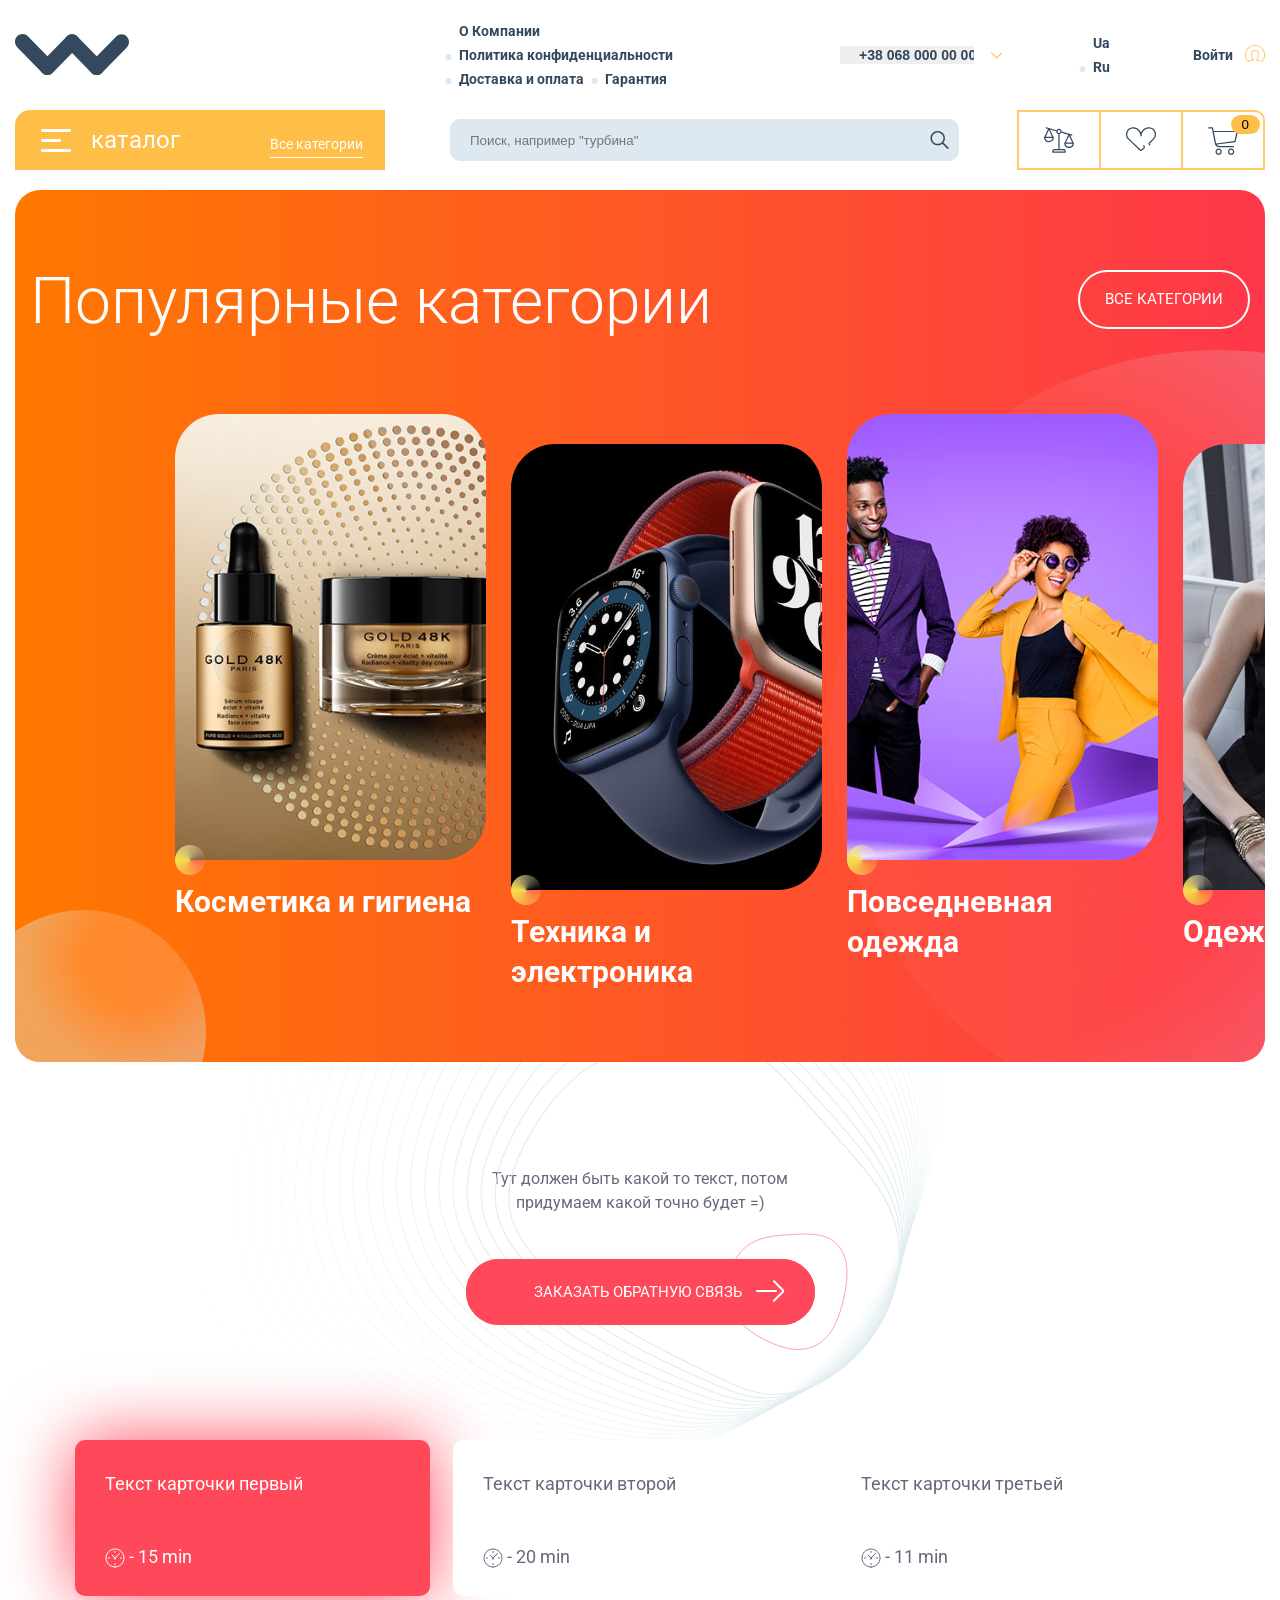
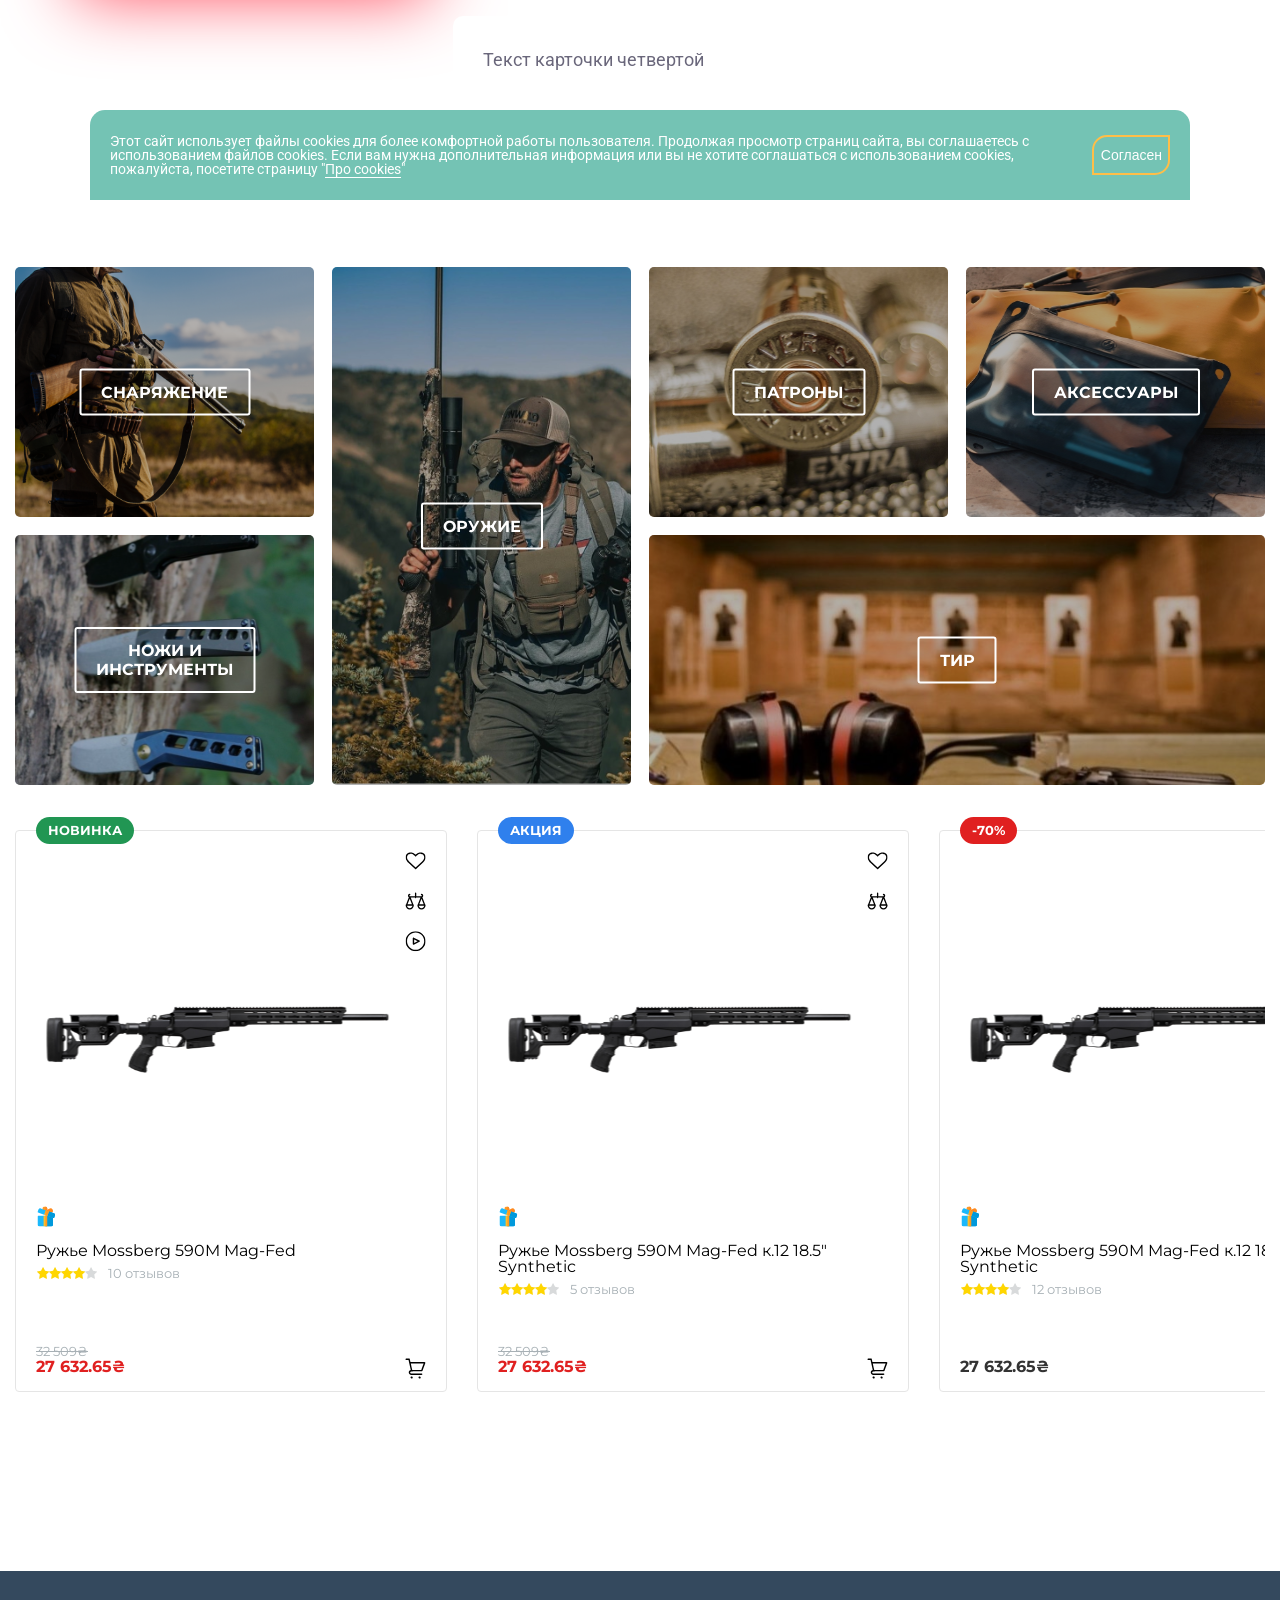
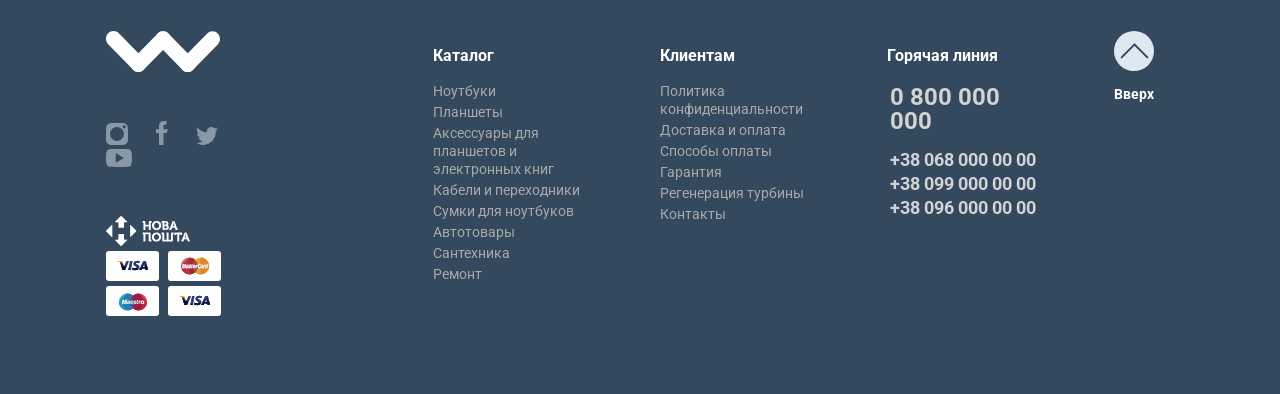
<file: index.html>
<!DOCTYPE html>
<html>
<head>
    <meta charset="UTF-8">
    <link href="https://fonts.googleapis.com/css?family=Montserrat:100,100italic,200,200italic,300,300italic,regular,italic,500,500italic,600,600italic,700,700italic,800,800italic,900,900italic" rel="stylesheet" />
    <link href="https://fonts.googleapis.com/css?family=Roboto:100,100italic,300,300italic,regular,italic,500,500italic,700,700italic,900,900italic" rel="stylesheet" />
    <link href="https://fonts.googleapis.com/css?family=Commissioner:100,200,300,regular,500,600,700,800,900" rel="stylesheet" />
    <title>Верстка</title>
    <link rel="stylesheet" href="main.css">
    
</head>

<body onload="displayCart()">
    <div class="wrapper">
        <header class="header">
            <div class="header__container _container">
                <a href="" class="header__logo"><img src="Site/wezom_logo 1.svg"></a>
                <nav class="header__menu menu">
                    <ul class="menu__list">
                        <li class="menu__item">
                            <a href="" class="menu__link">О Компании</a>
                        </li>
                        <li class="menu__item">
                            <a href="" class="menu__link">Политика конфиденциальности</a>
                        </li>
                        <li class="menu__item">
                            <a href="" class="menu__link">Доставка и оплата</a>
                        </li>
                        <li class="menu__item">
                            <a href="" class="menu__link">Гарантия</a>
                        </li>
                    </ul>
                </nav>
                <div class="custom__select">
                    <select>
                        <option>+38 068 000 00 00</option>
                        <option>+38 066 000 00 00</option>
                    </select>
                    <span class="custom-arrow"></span>
                </div>
                    <ul class="header__lang">
                        <li class="menu__item">
                            <a href="" class="menu__link">Ua</a>
                        </li>
                        <li class="menu__item">
                            <a href="" class="menu__link">Ru</a>
                        </li>
                    </ul>
                <div class="log__in">Войти </div><span><img src="Site/Log_in.svg" alt=""></span>
                
            </div>
            <div class = "header__magazine _container">
                    <div class= "container">
                        <button class="header__catalog"><span class="catalog__lines"></span> каталог <p class="catalog__text">Все категории</p> </button>
                            <div class= "list">
                                <button class="links"><div class = "links_hover"><img class="list__img" src="Site/power.svg">       <p class="links__text"> Турбины</p>  <span class="arrow"></span> </div></button>
                                <button class="links"><div class = "links_hover"><img class="list__img" src="Site/cartridge.svg">   <p class="links__text">Картриджи  </p> <span class="arrow"></span> </div></button>
                                <button class="links"><div class = "links_hover"><img class="list__img" src="Site/geometry.svg">    <p class="links__text">Геометрии </p> <span class="arrow"></span> </div></button>
                                <button class="links"><div class = "links_hover"><img class="list__img" src="Site/aktuator.svg">    <p class="links__text">Актуаторы </p> <span class="arrow"></span> </div></button>
                                <button class="links"><div class = "links_hover"><img class="list__img" src="Site/servoprivod.svg"> <p class="links__text">Сервоприводы </p> <span class="arrow"></span> </div></button>
                                <button class="links"><div class = "links_hover"><img class="list__img" src="Site/prokladki.svg">   <p class="links__text">Прокладки </p> <span class="arrow"></span> </div></button>
                                <button class="links"><div class = "links_hover"><img class="list__img" src="Site/zap4asti.svg">    <p class="links__text">Прочие запчасти </p> <span class="arrow"></span> </div></button>
                                <button class="links"><div class = "links_hover"><img class="list__img" src="Site/electro-aktuator.svg"> <p class="links__text">Электронновакуумные  <br> актуаторы </p><span class="arrow"></span> </div></button>
                                <button class="links"><div class = "links_hover"><img class="list__img" src="Site/body-tourbine.svg">     <p class="links__text">Корпуса турбины </p> <span class="arrow"></span> </div></button>
                                <button class="links"><div class = "links_hover"><img class="list__img" src="Site/zap4asti2.svg">   <p class="links__text"> Запчасти для сервопривода </p> <span class="arrow"></span> </div></button>
                            </div>
                    </div>

               <div class="header__input"><input id="icon" class="search_txt" type="text" name="" placeholder="Поиск, например &#34турбина&#34"> </div> 
               <div class="header__product">
                   <div class="element"><img  src="Site/Сравнить.svg" alt="Весы"></div>
                   <div class="element"><img  src="Site/Heart.svg" alt="Весы"></div>
                   <button class="element basket"> <img  src="Site/КорзинаХєдер.svg" alt="Весы"><span class="product__number">0</span>
                    <div class= "list__tooltip">
                        <div class="tooltip">
                            <div class="sum" >В корзине <span class="total_in_cart">0</span></div>
                            <div class="sum" href="#"> На сумму <span class="total__cost">0</span></div>
                            <a href="#"><div class="order">Оформить заказ <img class="basket__tooltip" src="Site/КорзинаХєдер.svg" alt=""></div></a>
                            <a class="edit__order" href="#">Редактировать заказ </a>
                        </div>
                        
                    </div>
                    </button>
                </div>
                
            </div>
        </header>

        <main class="page">
            <div class="page__main-block main block">
                <div class="main-block__container _container-main">
                    <div class="main-block__body">
                        <h1 class="main-block__title _container">Популярные категории <a href="#" class="main-block__button">ВСЕ КАТЕГОРИИ</a> </h1>
                        <span class="dot"></span>
                        <span class="dot_bg"></span>
                        <div class="main-block__links">
                            <div class="link__link">
                                <a href="#">
                                    <img id="icon" src="Site/Косметика.svg" alt="Category-makeup"> <div class="link__title">Косметика и гигиена</div>
                                    <span class="circle"><img src="Site/Ellipse 31.png" alt=""></span>
                                </a>
                            </div>
                            <div class="link__link">
                                <a href="#">
                                    <img class="link__image" src="Site/Электроника.svg" alt="Category-technic"> 
                                    
                                    <div class="link__title">Техника и электроника</div>
                                    <span class="circle"><img src="Site/Ellipse 31.png" alt=""></span>
                                </a>
                            </div>
                            <div class="link__link">
                                <a href="#">
                                    <img class="link__image" src="Site/Повседневная одежда.svg" alt="Category-EverydayCloth"> <div class="link__title">Повседневная одежда</div>
                                    <span class="circle"><img src="Site/Ellipse 31.png" alt=""></span>
                                </a>
                            </div>
                            <div class="link__link">
                                    <a href="#">
                                    <img class="link__image" src="Site/Одежда.svg" alt="Category-EverydayCloth">
                                    <div class="link__title">Одежда и обувь</div>
                                    <span class="circle"><img src="Site/Ellipse 31.png" alt=""></span>
                                    </a>
                            </div>
                            <div class="link__link">
                                    <a href="#">
                                    <img class="link__image" src="Site/Сапоги.svg" alt="Category-EverydayCloth">
                                    <div class="link__title">Сапоги и туфли </div>
                                    <span class="circle"><img src="Site/Ellipse 31.png" alt=""></span>
                                    </a>
                            </div>
                            <div class="link__link">
                                <a href="#">
                                    <img class="link__image" src="Site/Универсальное.svg" alt="Category-EverydayCloth"> <div class="link__title">Универсальное</div>
                                    <span class="circle"><img src="Site/Ellipse 31.png" alt=""></span>
                                </a>
                            </div>
                            <div class="link__link">
                                <a href="#">
                                    <img class="link__image" src="Site/Спорт обувь.svg" alt="Category-EverydayCloth"> <div class="link__title">Спортивная обувь </div>
                                    <span class="circle"><img src="Site/Ellipse 31.png" alt=""></span>
                                </a>
                            </div>
                            <div class="link__link">
                                <a href="#">
                                    <img class="link__image" src="Site/Нижнее белье.svg" alt="Category-EverydayCloth"> <div class="link__title">Нижнее бельё</div>
                                    <span class="circle"><img src="Site/Ellipse 31.png" alt=""></span>
                                </a>
                            </div>
                            <div class="link__link">
                                <a href="#">
                                    <img class="link__image" src="Site/Сумки.svg" alt="Category-EverydayCloth"> <div class="link__title">Сумки и кошельки</div>
                                    <span class="circle"><img src="Site/Ellipse 31.png" alt=""></span>
                                </a>
                            </div>
                            <div class="link__link">
                                <a href="#">
                                    <img class="link__image" src="Site/Туфли.svg" alt="Category-EverydayCloth"> <div class="link__title">Сапоги и туфли </div>
                                    <span class="circle"><img src="Site/Ellipse 31.png" alt=""></span>
                                </a>
                            </div>
                            
                        </div>
                    </div>

                    <div class="main-body__text">Тут должен быть какой то  текст, потом <br> придумаем какой точно будет =)</div>

                    <div class="main-body__button-phone">
                        <img class="red_vector" src="Site/Red_Vector.svg" alt="">
                        <img class="vector"src="Site/fluid-linear-pop-product.png" alt="">
                        <a href="#" class="button-phone">ЗАКАЗАТЬ ОБРАТНУЮ СВЯЗЬ <span class="icon-arrow"></span></a>
                    </div>

                    <div id="main-block-card" class="main-block__cards">
                        
                        <div class="main-block__card active" onclick="pickCard(this);">Текст карточки первый <div class="timer"> <span class="clock"> <img src="Site/clock1.svg" alt="Clock"></span> - 15 min</div> </div>
                        <div class="main-block__card" onclick="pickCard(this);">Текст карточки второй <div class="timer"> <span class="clock"> <img src="Site/clock1.svg" alt="Clock"></span> - 20 min</div> </div>
                        
                        <div class="main-block__card" onclick="pickCard(this);">Текст карточки третьей <div class="timer"> <span class="clock"> <img src="Site/clock1.svg" alt="Clock"></span> - 11 min</div> </div>
                        <div class="main-block__card" onclick="pickCard(this);">Текст карточки четвертой <div class="timer"> <span class="clock"> <img src="Site/clock1.svg" alt="Clock"></span> - 9 min</div> </div>
                        
                    </div>
                    

                    <div class="main-body__gallery _container-main">

                        <div class="gallery__item">
                           <a href="#" >
                                <img src="Site/Снаряжение.png" alt="Снаряжение">
                                <button class="gallery__button">СНАРЯЖЕНИЕ</button>
                            </a>
                        </div>
                        <div class="gallery__item--2">
                            <a href="#" >
                            <img class="image" src="Site/Ножи.svg" alt="Ножи">
                            <button class="gallery__button">НОЖИ И ИНСТРУМЕНТЫ</button>
                            </a>
                        </div>
                        
                        <div class="gallery__item--3">
                            <a href="#" >
                            <img src="Site/Оружие.svg" alt="Оружие">
                            <button class="gallery__button">ОРУЖИЕ</button>
                            </a>
                        </div>

                        <div class="gallery__item _gallery4">
                            <a href="#" >
                            <img src="Site/Патроны.svg" alt="Патроны">
                            <button class="gallery__button">ПАТРОНЫ</button>
                            </a>
                        </div>

                        <div class="gallery__item _gallery5">
                            <a href="#" >
                            <img src="Site/Аксесуары.svg" alt="Аксессуары">
                            <button class="gallery__button">АКСЕССУАРЫ</button>
                            </a>
                        </div>

                        <div class="gallery__item--6">
                            <a href="#" >
                            <img src="Site/Тир.svg" alt="Тир">
                            <button class="gallery__button">ТИР</button>
                            </a>
                        </div>
                    </div>

                    <section class="section-slider">
                        <div class="slider">
                            <div class="img-slider">
                                <img  src="Site/Ружье.svg" alt="Ружье">
                                <span class="gift-box"><img src="Site/gift-box (1) 1.svg" alt="gift-box"></span>
                                <p class="text-slider"> Ружье Mossberg 590M Mag-Fed  </p>
                                <span class="stars"><img src="Site/Stars.svg" alt=""> <span class="rewiew">10 отзывов</span> </span>
                                <p class="price-sell"> 32 509₴ </p>
                                <p class="price-slider"> 27 632.65₴ </p>
                                <span class="add-cart"><img src="Site/Корзина.svg" alt=""><div>купить</div></span>
                                <span class="slider__new">НОВИНКА</span>
                                <span class="wish"><img src="Site/wish.svg" alt="wish"></span>
                                <span class="compare"><img src="Site/compare.svg" alt="compare"></span>
                                <span class="play"><img src="Site/play-button 1.svg" alt="play"></span>
                            </div>
                            <div class="img-slider">
                                <img  src="Site/Ружье.svg" alt="Ружье">
                                <span class="gift-box"><img src="Site/gift-box (1) 1.svg" alt=""></span>
                                <p class="text-slider"> Ружье Mossberg 590M Mag-Fed к.12 18.5" Synthetic </p>
                                <span class="stars"><img src="Site/Stars.svg" alt=""> <span class="rewiew">5 отзывов</span> </span>
                                <p class="price-sell"> 32 509₴ </p>
                                <p class="price-slider"> 27 632.65₴ </p>
                                <span class="add-cart"><img src="Site/Корзина.svg" alt=""><div>купить</div></span>
                                <span class="slider__sell">АКЦИЯ</span>
                                <span class="wish"><img src="Site/wish.svg" alt="wish"></span>
                                <span class="compare"><img src="Site/compare.svg" alt="compare"></span>
                            </div>
                            <div class="img-slider">
                                <img  src="Site/Ружье.svg" alt="Ружье">
                                <span class="gift-box"><img src="Site/gift-box (1) 1.svg" alt=""></span>
                                <p class="text-slider"> Ружье Mossberg 590M Mag-Fed к.12 18.5" Synthetic </p>
                                <span class="stars"><img src="Site/Stars.svg" alt=""> <span class="rewiew">12 отзывов</span> </span>
                                <p class="price-no-sell"> 27 632.65₴ </p>
                                <span class="add-cart"><img src="Site/Корзина.svg" alt=""><div>купить</div></span>
                                <span class="slider__action">-70%</span>
                                <span class="wish"><img src="Site/wish.svg" alt="wish"></span>
                                <span class="compare"><img src="Site/compare.svg" alt="compare"></span>
                            </div>
                            <div class="img-slider">
                                <img  src="Site/Ружье.svg" alt="Ружье">
                                <span class="gift-box"><img src="Site/gift-box (1) 1.svg" alt=""></span>
                                <p class="text-slider"> Ружье Mossberg 590M Mag-Fed к.12 18.5" Synthetic </p>
                                <span class="stars"><img src="Site/Stars.svg" alt=""> <span class="rewiew">5 отзывов</span> </span>
                                <p class="price-sell"> 32 509₴ </p>
                                <p class="price-slider"> 27 632.65₴ </p>
                                <span class="add-cart"><img src="Site/Корзина.svg" alt=""><div>купить</div></span>>
                                <span class="slider__top">ТОП ПРОДАЖ</span>
                                <span class="wish"><img src="Site/wish.svg" alt="wish"></span>
                                <span class="compare"><img src="Site/compare.svg" alt="compare"></span>
                                <span class="play"><img src="Site/play-button 1.svg" alt="play"></span>
                            </div>
                            <div class="img-slider">
                                <img  src="Site/Ружье.svg" alt="Ружье">
                                <span class="gift-box"><img src="Site/gift-box (1) 1.svg" alt=""></span>
                                <p class="text-slider"> Ружье Mossberg 590M Mag-Fed к.12 18.5" Synthetic </p>
                                <span class="stars"><img src="Site/Stars.svg" alt=""> <span class="rewiew">5 отзывов</span> </span>
                                <p class="price-no-sell"> 27 632.65₴ </p>
                                <span class="add-cart"><img src="Site/Корзина.svg" alt=""><div>купить</div></span>
                                <span class="wish"><img src="Site/wish.svg" alt="wish"></span>
                                <span class="compare"><img src="Site/compare.svg" alt="compare"></span>
                            </div>
                            <div class="img-slider">
                                <img  src="Site/Ружье.svg" alt="Ружье">
                                <span class="gift-box"><img src="Site/gift-box (1) 1.svg" alt=""></span>
                                <p class="text-slider"> Ружье Mossberg 590M Mag-Fed к.12 18.5"  </p>
                                <span class="stars"><img src="Site/Stars.svg" alt=""> <span class="rewiew">5 отзывов</span> </span>
                                <p class="price-sell"> 32 509₴ </p>
                                <p class="price-slider"> 27 632.65₴ </p>
                                <span class="add-cart"><img src="Site/Корзина.svg" alt=""><div>купить</div></span>
                                <span class="wish"><img src="Site/wish.svg" alt="wish"></span>
                                <span class="compare"><img src="Site/compare.svg" alt="compare"></span>
                            </div>
                            <div class="img-slider">
                                <img  src="Site/Ружье.svg" alt="Ружье">
                                <span class="gift-box"><img src="Site/gift-box (1) 1.svg" alt=""></span>
                                <p class="text-slider"> Ружье Mossberg 590M Mag-Fed </p>
                                <span class="stars"><img src="Site/Stars.svg" alt=""> <span class="rewiew">5 отзывов</span> </span>
                                <p class="price-no-sell"> 27 632.65₴ </p>
                                <span class="add-cart"><img src="Site/Корзина.svg" alt=""><div>купить</div></span>
                                <span class="wish"><img src="Site/wish.svg" alt="wish"></span>
                                <span class="compare"><img src="Site/compare.svg" alt="compare"></span>
                            </div>
                            <div class="img-slider">
                                <img  src="Site/Ружье.svg" alt="Ружье">
                                <span class="gift-box"><img src="Site/gift-box (1) 1.svg" alt=""></span>
                                <p class="text-slider"> Ружье Mossberg 590M Mag-Fed к.12 18.5" Synthetic </p>
                                <span class="stars"><img src="Site/Stars.svg" alt=""> <span class="rewiew">12 отзывов</span> </span>
                                <p class="price-no-sell"> 27 632.65₴ </p>
                                <span class="add-cart"><img src="Site/Корзина.svg" alt=""><div>купить</div></span>
                                <span class="wish"><img src="Site/wish.svg" alt="wish"></span>
                                <span class="compare"><img src="Site/compare.svg" alt="compare"></span>
                            </div>
                        </div>

                    </section>
                </div>
                
            </div>

        </main>

        <footer class="footer">
            <div class = "row"> 
                <div class="col"> 
                    <a href = "#" > <img src="Site/wezom_logo 2.svg" alt=""></a>
                       <p class="footer__icons">
                           <a href="#" class="footer__links"> <img src="Site/Insta.svg" alt="Instagram"></a>
                           <a href="#" class="footer__links"> <img src="Site/Facebook.svg" alt="Facebook"></a>
                           <a href="#" class="footer__links"> <img src="Site/Twitter.svg" alt="Twitter"></a>
                           <a href="#" class="footer__links"> <img src="Site/Youtube.svg" alt="Youtube"></a>
                       </p> 
                       <p class="footer__icons">
                        <a href="#" class="footer__cards"> <img src="Site/Новапошта.svg" alt="Visa"></a>
                        <a href="#" class="footer__cards"> <img src="Site/Visa.svg" alt="Visa"></a>
                        <a href="#" class="footer__cards"> <img src="Site/MasterCArd.svg" alt="MasterCard"></a>
                        <a href="#" class="footer__cards"> <img src="Site/MasterPro.svg " alt="Maesrto"></a>
                        <a href="#" class="footer__cards"> <img src="Site/Visa.svg" alt="PayPal"></a>
                    </p> 
                </div>
                <div class="col"> 
                    <h3>Каталог</h3>
                    <p class="text"><a href="#" class="footer__text">Ноутбуки</a></p>    
                    <p class="text"><a href="#" class="footer__text">Планшеты</a></p>
                    <p class="text"><a href="#" class="footer__text">Аксессуары для планшетов и электронных книг</a></p>
                    <p class="text"><a href="#" class="footer__text">Кабели и переходники</a></p>
                    <p class="text"><a href="#" class="footer__text">Сумки для ноутбуков</a></p>
                    <p class="text"><a href="#" class="footer__text">Автотовары</a></p>
                    <p class="text"><a href="#" class="footer__text">Сантехника</a> </p>
                    <p class="text"><a href="#" class="footer__text">Ремонт</a> </p>
                </div>
                <div class="col"> 
                    <h3>Клиентам</h3>
                    <p class="text"><a href="#" class="footer__text">Политика конфиденциальности</a></p>
                    <p class="text"><a href="#" class="footer__text">Доставка и оплата</a></p>
                    <p class="text"><a href="#" class="footer__text">Способы оплаты</a></p>
                    <p class="text"><a href="#" class="footer__text">Гарантия</a></p>
                    <p class="text"><a href="#" class="footer__text">Регенерация турбины</a></p>
                    <p class="text"><a href="#" class="footer__text">Контакты</a></p>
                </div>
                <div class="col"> 
                    <h3>Горячая линия</h3>
                    <p class="footer__phone _big">0 800 000 000</p>
                    <p class="footer__phone">+38 068 000 00 00</p>
                    <p class="footer__phone">+38 099 000 00 00</p>
                    <p class="footer__phone">+38 096 000 00 00</p>
                </div>
                <div class="col"> 
                    <div class="scroll-to-top" onclick="scrollToTop();"></div>
                    <p>Вверх</p>
                </div>
            </div>
        </footer>

        <div class="cookie_container">
            <p>
                Этот сайт использует файлы cookies для более комфортной работы пользователя. Продолжая просмотр страниц сайта, вы соглашаетесь с использованием файлов cookies. Если вам нужна дополнительная информация или вы не хотите соглашаться с использованием cookies, пожалуйста, посетите страницу "<a href="#" class="cookie">Про cookies</a>"
            </p>
            <button class="cookie_button">Согласен</button>
        </div>
    </div>   
    <script src="Slider.js"></script>
    <script src="main.js"></script>
    <script>

        let click = document.querySelector('.header__catalog');

        let list = document.querySelector('.list');

        click.addEventListener("click",()=>{

            list.classList.toggle('newlist');

        });

        let click1 = document.querySelector('.basket');

        let list1 = document.querySelector('.list__tooltip');

        click1.addEventListener("click",()=>{

            click1.classList.toggle('basket1');
            list1.classList.toggle('newlist1');


            });

    </script>
</body>
</html>
</file>
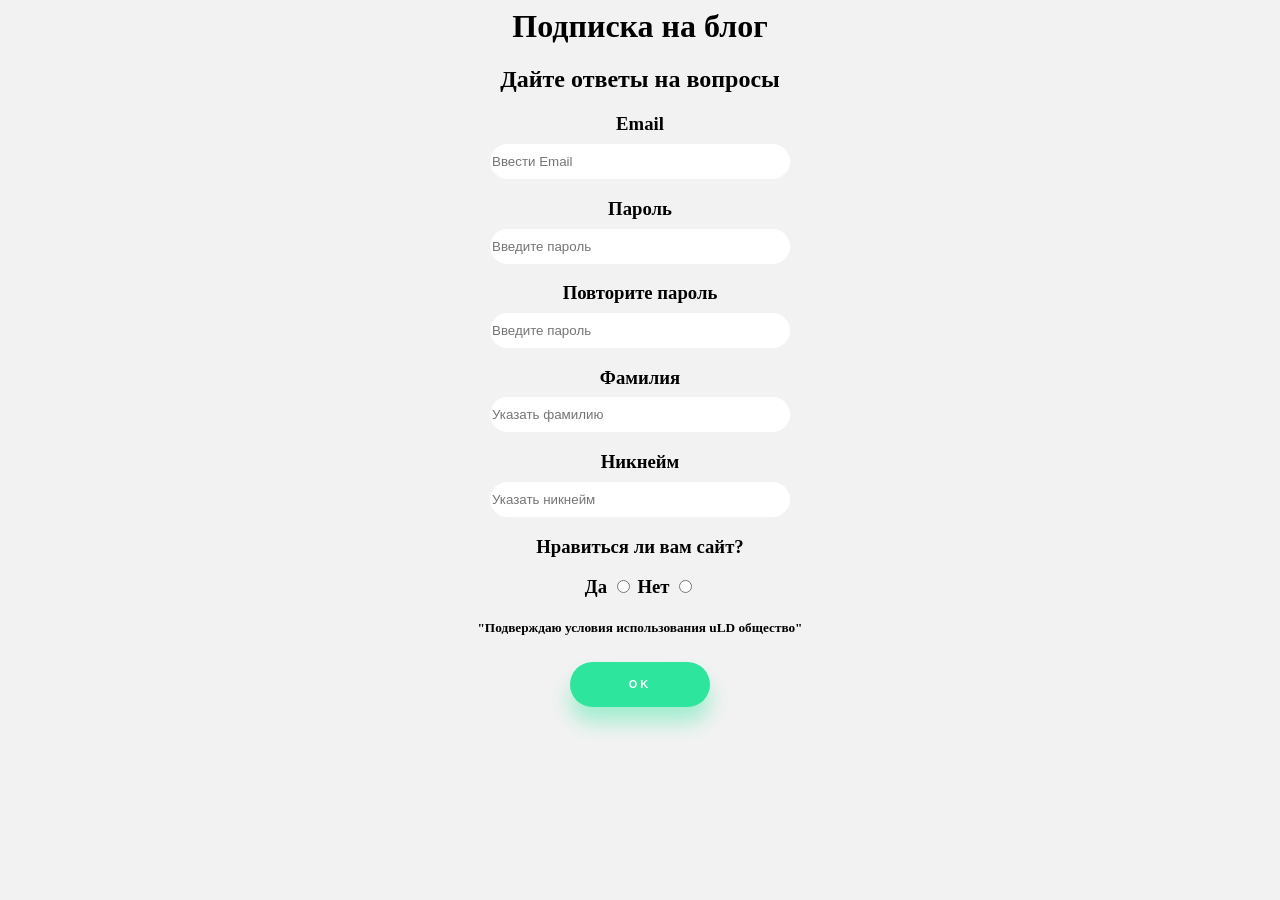
<file: message (1).html>
<html>
<head>
<title> Регистрация </title>
</head>
<body>
<body bgcolor="#F2F2F2">

<center>
  
<h1> Подписка на блог </h1>
<h2> Дайте ответы на вопросы </h2>
<form method="post" action="mailo:nadiya@ukr.net">
<h3> Email </h3>
<input type="email" name="name" value="" placeholder="Ввести Email" style=" margin-top: -10px;
  height: 35px;
  width: 300px;
  border-radius: 20px/20px;
  border: none;" /> 

<h3> Пароль </h3>
<input type="password" placeholder="Введите пароль" style=" margin-top: -10px;
  height: 35px;
  width: 300px;
  border-radius: 20px/20px;
  border: none;" />

<h3> Повторите пароль </h3> 
<input type="password" placeholder="Введите пароль" style=" margin-top: -10px;
  height: 35px;
  width: 300px;
  border-radius: 20px/20px;
  border: none;" />

<h3> Фамилия </h3> 
<input type="text" placeholder="Указать фамилию" style=" margin-top: -10px;
  height: 35px;
  width: 300px;
  border-radius: 20px/20px;
  border: none;" />

<h3> Никнейм </h3>
<input type="text" placeholder="Указать никнейм" style=" margin-top: -10px;
  height: 35px;
  width: 300px;
  border-radius: 20px/20px;
  border: none;"/>



<h3> Нравиться ли вам сайт? <h3>
Да <input type="radio" name="sex" value="Да"/ style="
  margin-top: -10px;
  height: 13px;
  width: 13px;
  border-radius: 20px/20px;
  border: none;  
">
Нет <input type="radio" name="sex" value="Нет" style="
  margin-top: -10px;
  height: 13px;
  width: 13px;
  border-radius: 20px/20px;
  border: none;"  />



<h5>
"Подверждаю условия использования uLD общество"
</h5> 

<?if(defined('reCAPTCHA_sitekey')){?>
    <script>
        var verifyGrecaptcha=undefined;
        var verifyCallback = function(response) {
            verifyGrecaptcha=response;
        };
    </script>
    <div class="g-recaptcha" data-sitekey="<?=reCAPTCHA_sitekey?>" data-callback="verifyCallback" data-expired-callback="verifyCallback"></div>
    <script src="https://www.google.com/recaptcha/api.js" async defer></script>
<?}else{?>
    <script>
        var verifyGrecaptcha=1;
    </script>
<?}?>

<a href="" style="
  text-decoration: none;
  outline: none;
  display: inline-block;
  width: 140px;
  height: 45px;
  line-height: 45px;
  border-radius: 45px;
  margin: 10px 20px;
  font-family: 'Montserrat', sans-serif;
  font-size: 11px;
  text-transform: uppercase;
  text-align: center;
  letter-spacing: 3px;
  font-weight: 600;
  color: #524f4e;
  background: white;
  box-shadow: 0 8px 15px rgba(0,0,0,.1);
  transition: .3s;
  background: #2EE59D;
  box-shadow: 0 15px 20px rgba(46,229,157,.4);
  color: white;
  transform: translateY(-7px);
">

OK</a >

</center>
</form> </form>
</body>
</html>
</file>
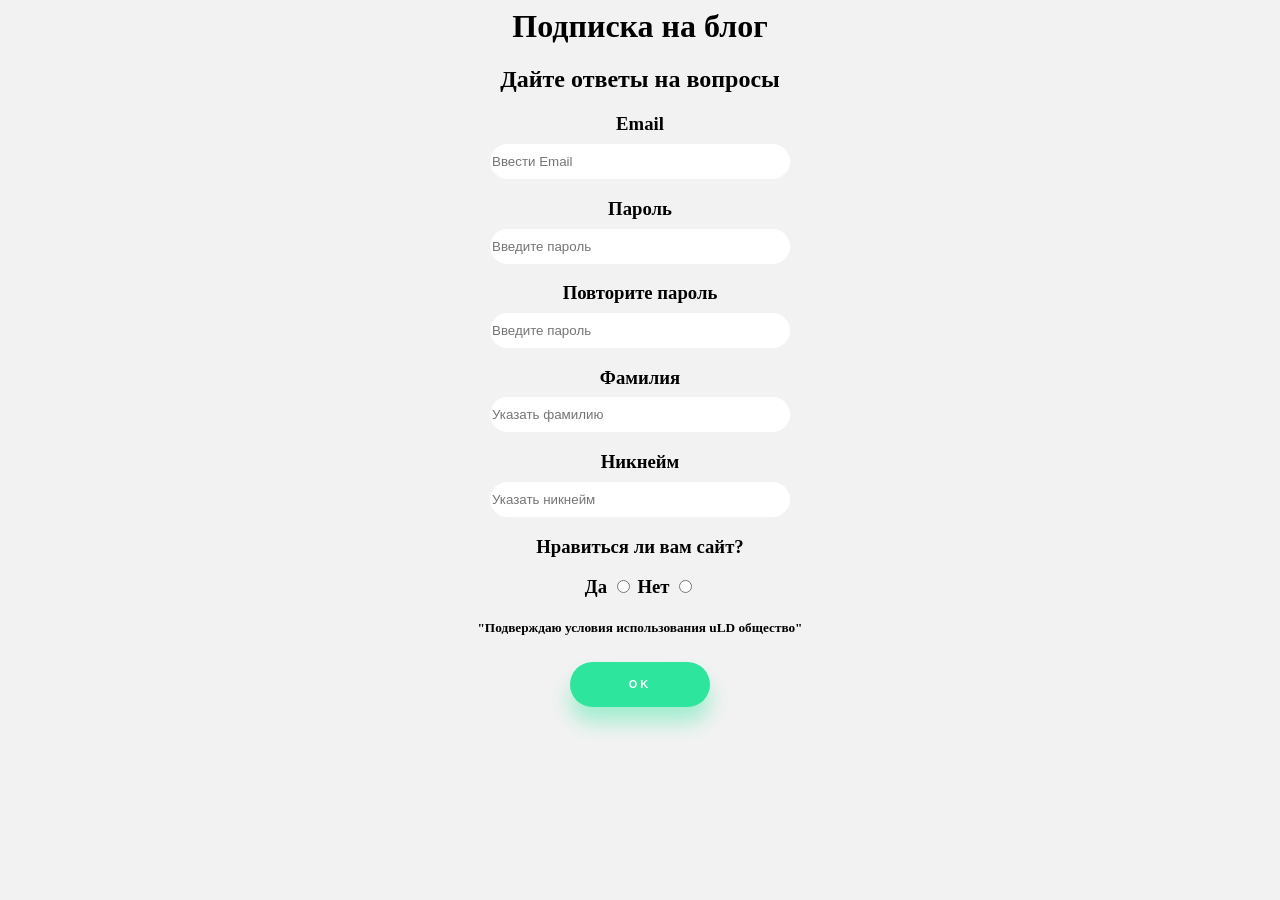
<file: README.html>
<html>
<head>
<title> Регистрация </title>
</head>
<body>
<body bgcolor="#F2F2F2">

<center>
  
<h1> Подписка на блог </h1>
<h2> Дайте ответы на вопросы </h2>
<form method="post" action="mailo:nadiya@ukr.net">
<h3> Email </h3>
<input type="email" name="name" value="" placeholder="Ввести Email" style=" margin-top: -10px;
  height: 35px;
  width: 300px;
  border-radius: 20px/20px;
  border: none;" /> 

<h3> Пароль </h3>
<input type="password" placeholder="Введите пароль" style=" margin-top: -10px;
  height: 35px;
  width: 300px;
  border-radius: 20px/20px;
  border: none;" />

<h3> Повторите пароль </h3> 
<input type="password" placeholder="Введите пароль" style=" margin-top: -10px;
  height: 35px;
  width: 300px;
  border-radius: 20px/20px;
  border: none;" />

<h3> Фамилия </h3> 
<input type="text" placeholder="Указать фамилию" style=" margin-top: -10px;
  height: 35px;
  width: 300px;
  border-radius: 20px/20px;
  border: none;" />

<h3> Никнейм </h3>
<input type="text" placeholder="Указать никнейм" style=" margin-top: -10px;
  height: 35px;
  width: 300px;
  border-radius: 20px/20px;
  border: none;"/>



<h3> Нравиться ли вам сайт? <h3>
Да <input type="radio" name="sex" value="Да"/ style="
  margin-top: -10px;
  height: 13px;
  width: 13px;
  border-radius: 20px/20px;
  border: none;  
">
Нет <input type="radio" name="sex" value="Нет" style="
  margin-top: -10px;
  height: 13px;
  width: 13px;
  border-radius: 20px/20px;
  border: none;"  />



<h5>
"Подверждаю условия использования uLD общество"
</h5> 

<?if(defined('reCAPTCHA_sitekey')){?>
    <script>
        var verifyGrecaptcha=undefined;
        var verifyCallback = function(response) {
            verifyGrecaptcha=response;
        };
    </script>
    <div class="g-recaptcha" data-sitekey="<?=reCAPTCHA_sitekey?>" data-callback="verifyCallback" data-expired-callback="verifyCallback"></div>
    <script src="https://www.google.com/recaptcha/api.js" async defer></script>
<?}else{?>
    <script>
        var verifyGrecaptcha=1;
    </script>
<?}?>

<a href="" style="
  text-decoration: none;
  outline: none;
  display: inline-block;
  width: 140px;
  height: 45px;
  line-height: 45px;
  border-radius: 45px;
  margin: 10px 20px;
  font-family: 'Montserrat', sans-serif;
  font-size: 11px;
  text-transform: uppercase;
  text-align: center;
  letter-spacing: 3px;
  font-weight: 600;
  color: #524f4e;
  background: white;
  box-shadow: 0 8px 15px rgba(0,0,0,.1);
  transition: .3s;
  background: #2EE59D;
  box-shadow: 0 15px 20px rgba(46,229,157,.4);
  color: white;
  transform: translateY(-7px);
">

OK</a >

</center>
</form> </form>
</body>
</html>
</file>
<file: main.css>
/*---BASE--------------------------------*/
    html, body {           
        height:100%;
        margin: 0;
        padding: 0;
        line-height: 1;
        font-size: 14px;
        color: white;
        background: white;
        font-family: Roboto;
        font-style: normal;
        font-weight: 700;
    }
    a:link, a:visited{
        color:#33485D;
        text-decoration: none;
    }
    a.menu__link:hover{
        padding-bottom: 4px;
        border-bottom-style: solid;
        border-bottom-width: 1px;
        border-color: #33485D;
        width: fit-content;
    }
    
    li:not(:first-child){
        list-style-image: url('Site/Ellipse\ 32.svg');
    }
    
    .menu{
        padding: 5px 0;
    }
    .menu__list{
        display: flex;
        flex-wrap: wrap;
    }

    .menu__item:not(:last-child){
        margin: 0px 21px 0px 0px;
    }
    
    .menu__link{
        line-height: 24px;
    }

    .custom__select{
        position: relative;
        margin-left: 70px;
        outline:0px;
    }
    select{
        box-shadow: none;
        border:none;
        outline:0px;
        font-size: 14px;
        font-weight: 700;
        color: #33485D;
        padding: 0 15px;
        cursor:pointer;
    }

    @media(max-width:1160px){
        .custom__select{
            display: inline-block;
        margin-left: 10px;
    }
    }
    .custom-arrow{
        position: absolute;
        top: 0;
        right: 0;
        display: block;
        background: white;
        height: 100%;
        width: 2.4rem;
        pointer-events: none;
    }
    .custom-arrow:before{
        content: "";
        position: absolute;
        display: inline-block;
        height: 1px;
        width: 0.6rem;
        border-radius: 2px;
        background: #FFBE48;
        right: 10px;
        top:9px;
        transform:rotate(45deg);
    }
    .custom-arrow:after{
        content: "";
        position: absolute;
        display: inline-block;
        height: 1px;
        width: 0.6rem;
        border-radius: 2px;
        background: #FFBE48;
        right: 5px;
        top:9px;
        transform:rotate(-45deg);
    }
    /*------*/
    .header__lang{
        display: flex;
        flex-wrap: wrap;
        margin-left: 45px;
    }
    .log__in{
        color: #33485D;
        margin-right: 12px;
        margin-left: 62px;
    }
    /*---CLASSES----------------------------*/
    .wrapper{
        min-height: 100vh;
        overflow: hidden;
        display: flex;
        flex-direction: column;
    }
    ._container{
        max-width: 1520px;
        padding: 0px 15px;
        margin: 0px auto;
        box-sizing: content-box;
    }
    ._container-main{
        max-width: 1840px;
        padding: 0px 15px;
        margin: 0px auto;
        box-sizing: content-box;
    }
    ._container-shape{
        max-width: 1920px;
        padding: 0px 15px;
        margin: 0px auto;
        box-sizing: content-box;
    }
    /*--------------------------------------*/
    .header{
        position:absolute;
        width: 100%;
        left: 0;
        top: 0;
        z-index: 50;
    }
    .header__container{
        display: flex;
        min-height: 80px;
        align-items: center;
    }
    @media(max-width:990px){
        .header__container{
            
        min-height: 80px;
    }
        
    }
    .header__logo{
        color:inherit;
    }
    .header__menu{
        margin: 0px 0px 0px 290px;
    }
    /*-------РЯД С КАТАЛОГОМ-----------------------*/
    .header__magazine{
        display: flex;
        align-items: center;
    }
    @media(max-width:800px){
        .header__magazine{
        display: flex;
        align-items: center;
    }
    .header__magazine > *{
        margin-bottom: 30px;
    }
    .custom__select{
        clear:both;
            
    }
    }
    .header__input{
        margin-left: 55px;
        margin-right: 45px;
        flex: 1 0 40px;
    }
    
    .search_txt{
        background: #DDE8F0;
        height: 40px;
        flex: 1 1 auto;
        width: 100%;
        border: none;
        border-radius: 10px;
        margin: 0px 0px 0px 10px;
        padding-left: 20px;
    }
    
    #icon {
        background-image: url(Site/Vector.svg);
        background-repeat: no-repeat;
        background-position: 98%;
    }
    .header__catalog{
        display:flex;
        border:none;
        width:370px;
        height: 60px;
        border-top-left-radius: 15px;
        background:#FFBE48;
        color: white;
        align-items: center;
        font-family: Roboto;
        font-weight:400;
        font-size: 24px;
        cursor: pointer;
        transition: 0.3s;
    }
    .catalog__text{
        display: flex;
        font-size: 14px;
        border-bottom: 1px solid;
        padding-bottom: 5px;
        margin-left: 90px;
        margin-bottom: 0px;
        margin-right: 10px;
    }
    .catalog__lines{
        display: flex;
        width: 20px;
        height: 3px;
        border-radius: 5px;
        background: white;
        margin-left: 20px;
        margin-right: 30px;
    }
    .catalog__lines:after{
        content: "";
        position: absolute;
        display: block;
        width: 30px;
        height: 3px;
        border-radius: 5px;
        background: white;
        margin-top: 10px;
    }
    .catalog__lines:before{
        content: "";
        position: absolute;
        display: block;
        width: 30px;
        height: 3px;
        border-radius: 5px;
        background: white;
        margin-top: -10px;
    }
    .links{
        display: flex;
        align-items: center;
        width:370px;
        height:60px;
        font-family: Roboto;
        font-style: normal;
        font-weight: 500;
        font-size: 18px;
        line-height: 18px;
        color:#5C6D7D;
        border: none;
    }

    .links:hover{
        color:#33485D;
    }
    .links:hover .arrow:after{
        background: #33485D;  
    }
    .links:hover .arrow:before{
        background: #33485D;  
    }
    
    .links:last-child{
        border-bottom-right-radius:10px;
        border-bottom-left-radius:10px;
    }
    .links_hover{
        display: flex;
        align-items: center;
        padding-right: 295px;
        border-radius: 5px;
        padding-bottom: 5px;
        padding-top: 5px;
    }
    .links:hover .links_hover{
        background-color: #DDE8F0;
    }
    .links__text{
        position: absolute;
        margin-left: 60px;
        text-align: left;
    }
    .list {
        width:370px;
        position: absolute;

        transform: scaleY(0);
        transform-origin: top;
        transition: 0.3s;
    }
    .list__img{
        margin-left: 14px;
        margin-right: 16px;
    }
    .arrow{ 
        position: absolute;
        text-align: center;
        right: 22px;
    }
    .arrow:after{ 
        content: "";
        position: absolute;
        display: inline-block;
        height: 2px;
        width: 0.8rem;
        border-radius: 2px;
        background: #9faab3;
        right: -9px;
        top:-3px;
        transform:rotate(45deg);
    }
    .arrow:before{ 
        content: "";
        position: absolute;
        display: inline-block;
        height: 2px;
        width: 0.8rem;
        border-radius: 2px;
        background: #9faab3;
        right: -9px;
        top:3px;
        transform:rotate(-45deg);
    }
    .newlist {
        transform: scaleY(1);
    }
    @media(max-width:1100px){
        .catalog__text{
        margin-left: 50px;
        margin-right: 10px;
        }
        .header__catalog{
            width:330px;
        }
        .header__menu{
        margin: 0px 0px 0px 260px;
        }
    }
    @media(max-width:1060px){
        .catalog__text{
        margin-left: 20px;
        margin-right: 10px;
        }
        .header__catalog{
            width:300px;
        }
        .header__menu{
        margin: 0px 0px 0px 230px;
        }
    }
    @media(max-width:1040px){
        .catalog__text{
        display: none;
        }
        .header__catalog{
            width:260px;
        }
        .header__menu{
        margin: 0px 0px 0px 190px;
        }
    }
    @media(max-width:990px){
        .header__catalog{
            width:200px;
        }
        .header__menu{
        margin: 0px 0px 0px 130px;
        }
    }
    @media(max-width:940px){
        .header__menu{
        margin: 0px 0px 0px 95px;
        
    }
    .header__input{
        margin-left: 25px;
        margin-right: 15px;
    }
    }

    @media(max-width:890px){
        .header__lang{
        margin-left: 15px;
    }
        .log__in{
            margin-right: 12px;
            margin-left: 25px;
        }
    }

    @media(max-width:825px){
        .header__lang{
        margin-left: 5px;
    }
        .log__in{
            margin-right: 12px;
            margin-left: 5px;
        }
    }
    @media(max-width:800px){
        .log__in{
            display: none;
    }
        ::-webkit-input-placeholder {
        /* WebKit browsers */
         color: transparent;
    }#icon {
        background-position: 96%;
    }

    }
    @media(max-width:740px){
            .custom__select{
                display: none;
        }
        #icon {
            background-position: 95%;
        }
        .list {
            width:300px;
            
        }
        .links{
            width:300px;
        }
        .links_hover{
            padding-right: 225px;
        }
    }
    @media(max-width:660px){
        #icon {
            background-position: 90%;
        }
        .search_txt{
            padding-right:20px;
            margin: 0px 0px 0px 0px;
        }
        .header__menu{
            margin: 0px 0px 0px 85px;
        
        }
        
    }
    .header__product{
        display: flex;
        margin-left: 45px;
    }
    .element{
        position: relative;
        background-color: white;
        display: inline-block;
        border: 2px solid #FFCB6D;
        box-sizing: border-box;
        padding: 15px 25px 10px;
        cursor: pointer;
    }
    .element:last-child{
        border-top-right-radius: 10px;
    }
    .element:not(:last-child){
        border-right: 1px;
    }
    .basket1{
        background: #47B39C;
        border-color: #47B39C;
        
    }
    .basket1 img{
        filter:brightness(0) invert(1);
    }
    .basket1 .product__number{
        background: white;
        color: black;
    }
    .product__number{
        position: absolute;
        display: inline-block;
        color: black;
        right: 3px;
        top: 3px;
        border-radius: 18px;
        padding: 2px 11px;
        background: #FFBE48;
    }
    /*-----BASKETTOOLTIP-----*/
    .list__tooltip{

    position: absolute;


    transform: scaleY(0);

    transform-origin: top;

    transition: 0.3s;
    }
    .newlist1 {

    transform: scaleY(1);

    }
    .tooltip{
        top:40px;
        left: -280px;
        padding-top: 30px;
        position: absolute;
        box-shadow: 1px 1px 50px #aaa;
        border-radius: 10px;
        background-color: #fff;
        width: 280px;
        height:210px;
        padding-left: 30px;
        padding-right: 30px;
        z-index: 200;
        font-size: 0.9em;
        cursor: default;
    }
    .tooltip:before{
        content: "";
        position: absolute;
        display: inline-block;
        height: 30px;
        width: 30px;
        border-radius: 4px;
        background: white;
        right: 30px;
        top:-12px;
        transform:rotate(45deg);
    }
    .order{
        display:flex;
        align-items: center;
        background: #47B39C;
        color: white;
        font-weight: 500;
        font-size: 24px;
        padding: 15px 21px 15px;
        margin-top: 30px;
        margin-bottom: 30px;
        border-top-left-radius: 15px;
        border-bottom-right-radius: 15px;
        cursor: pointer;
    }
    .basket__tooltip{
        margin-left: 15px;
    }
    .edit__order{
        float: left;
        color: #33485D;
        font-family: Roboto;
        font-style: normal;
        font-weight: 500;
        font-size: 18px;
        border-bottom: 1px grey solid;
        padding-bottom:2px;
    }
    .sum{
        display: block;
        text-align: left;
        color: grey;
        font-family: Roboto;
        font-style: normal;
        font-weight: 400;
        font-size: 18px;
    }
    .total__cost{
        color: #33485D;
        font-family: Roboto;
        font-style: normal;
        font-weight: 700;
        font-size: 18px;
    }
    .total_in_cart{
        color: #33485D;
        font-family: Roboto;
        font-style: normal;
        font-weight: 700;
        font-size: 18px;
    }
    /*------------------------------*/
    /*-------COOKIE-----------------*/
    .cookie_container{
        position: fixed;
        bottom: -100%;
        background: #74C3B4;
        color: white;
        font-weight: 400;
        display: inline-flex;
        margin-left: 7%;
        margin-right: 7%;
        min-height: 90px;
        padding-right: 20px;
        padding-left: 20px;
        align-items: center;
        border-top-left-radius: 15px;
        border-top-right-radius: 15px;
        transition: 400ms;
        z-index: 100;
    }
    .cookie_container.active{
        bottom: 0;
    }
    .cookie_button{
        background: none;
        color: white;
        font-weight: 500;
        font-size: 14px;
        width: 150px;
        height: 40px;
        border-color: #FFBE48;
        border-style: solid;
        border-top-left-radius: 15px;
        border-bottom-right-radius: 15px;
        cursor: pointer;
        z-index: 100;
    }
    .cookie_button:hover{
        background: #FFBE48;
        color: white;
    }
    a.cookie{
        color: white;
        border-bottom: white;
        border-bottom-style: solid;
        border-bottom-width: 1px;
    }
    /*------------------------------*/

    /*-----MAIN -------------------*/
    .page{
        flex: 1 1 auto;
    }
    .main__block{
        position: relative;
        
    }
    .main-block__body{
        background: linear-gradient(to right,#FF7800,#FE374A);
        color: white;
        min-height: 70px;
        margin:160px 0 105px;
        padding: 80px 0 70px;
        border-radius: 25px;
        overflow: hidden;
        position: relative;
        z-index: 3;
    }
    .circle{
        position: absolute; bottom: 85px; left:0;
    }
    @media(max-width:1535px){
        .main-block__body{
            margin:165px 0 105px;
        }
    }
    @media(max-width:1320px){
        .main-block__body{
            margin:190px 0 105px;
        }
    }
    @media(max-width:1220px){
        .main-block__body{
            margin:215px 0 105px;
        }
    }
    @media(max-width:1193px){
        .main-block__body{
            margin:240px 0 105px;
        }
    }
    @media(max-width:1193px){
        .main-block__body{
            margin:240px 0 105px;
        }
    }

    @media(max-width:1160px){
        .main-block__body{
            margin:215px 0 105px;
        }
    }
    @media(max-width:1133px){
        .main-block__body{
            margin:240px 0 105px;
        }
    }
    @media(max-width:1040px){
        .main-block__body{
            margin:215px 0 105px;
        }
    }
    @media(max-width:1033px){
        .main-block__body{
            margin:240px 0 105px;
        }
    }
    /*----------Body----------*/
    @media(max-width:990px){
        .main-block__body{
            margin:215px 0 105px;
        }
    }
    @media(max-width:973px){
        .main-block__body{
            margin:240px 0 105px;
        }
    }
    @media(max-width:940px){
        .main-block__body{
            margin:215px 0 105px;
        }
    }
    @media(max-width:938px){
        .main-block__body{
            margin:240px 0 105px;
        }
    }
    @media(max-width:890px){
        .main-block__body{
            margin:215px 0 105px;
        }
    }
    @media(max-width:871px){
        .main-block__body{
            margin:240px 0 105px;
        }
    }
    @media(max-width:800px){
        .main-block__body{
            margin:215px 0 105px;
        }
    }
    @media(max-width:784px){
        .main-block__body{
            margin:240px 0 105px;
        }
    }
    @media(max-width:740px){
        .main-block__body{
            margin:165px 0 105px;
        }
    }
    @media(max-width:732px){
        .main-block__body{
            margin:190px 0 105px;
        }
    }
    @media(max-width:631px){
        .main-block__body{
            margin:190px 0 105px;
        }
    }
    @media(max-width:621px){
        .main-block__body{
            margin:215px 0 105px;
        }
    }
    @media(max-width:594px){
        .main-block__body{
            margin:240px 0 105px;
        }
    }
    /*-------------------------*/
    .main-block__title{
        font-style: normal;
        font-size: 64px;
        font-weight: 300;
    }
    a.main-block__button{
        float: right;
        padding: 20px 25px;
        font-size: 15px;
        font-weight: 400;
        text-align: center;
        color: white;
        border: white;
        border-width: 2px;
        border-style: solid;
        border-radius: 45px;
        z-index: 3;
    }
    a.main-block__button:hover{
        background: white;
        color: rgba(0, 0, 0, 0.5);
    }
    .main-block__links{
        overflow: hidden;
        position: relative;
        display: flex;
        height: 100%;
        padding: 80px 0  30px;
        cursor: default;
        padding-left: 160px;
    }
    .main-block__links.active {
        cursor: grabbing;
        cursor: -webkit-grabbing;
        transform: scale(1);
    }
    
    .link__link{
        position: relative;
        display: inline-block;
        margin: 0px 25px 0px 0px;
    }
    .link__link:nth-child(2n){
        top: 30px;
    }
    
    .link__title{
        padding: 20px 0 0;
        display: block;
        font-size: 30px;
        font-weight: 700;
        line-height: 40px;
        color: white;
    }
    .link__title:focus{
        border-bottom-style: solid;
        border-bottom-width: 2px;
        border-color: white;
    }
    .icon-main {
        position: absolute;
        left: 0%;
        top: 85%;
    }
    /*-----CARDS-------------------*/
    .main-body__text{
        color: #6A677B;
        text-align: center;
        font-size: 16px;
        font-weight: 400;
        line-height: 24px;
    }
    .main-block__cards{
        position: relative;
        text-align: center;
        margin-top: 140px;
        margin-bottom: 45px;
        z-index: 45;
    }
    .main-block__card{
        text-align: left;
        display: inline-block;
        font-size: 18px;
        font-weight: 400;
        color: #6A677B;
        min-width: 325px;
        padding: 35px 0 30px 30px;
        margin-right: 20px;
        margin-bottom: 20px;
        border-radius: 10px;
        background:white;
        cursor: pointer;
        z-index: 3;
    }
    .main-block__card.active{
        color: white;
        background:#FF485A;
        box-shadow: 0px 0px 70px #FF485A;
        transition: 500ms;
    }
    .main-block__card.active span{
        filter: brightness(0) invert(1);
    }
    .timer{
        padding: 50px 0 0px;
    }
    .clock{
        position: relative;
        display: inline-block;
        top:5px;       
    }
    /*-------BUTTON-------------*/
    .main-body__button-phone{
        position: relative;
        margin-top: 70px;
        color: white;
        text-align: center;
        z-index: 2;
    }.color{color: white}
    a.button-phone{
        position: relative;
        padding: 21px 65px 21px;
        padding-right: 70px;
        color: white;
        font-size: 15px;
        font-weight: 400;
        border-color: #FF485A;
        border-width: 3px;
        border-style: solid;
        border-radius: 45px;
        background: #FF485A;
        z-index: 2;
    }

    .icon-arrow{ 
        position: absolute;
        top: 47%;
        right: 10%;
        display: block;
        border-radius: 1px;
        background: white;
        height: 1.6px;
        width: 1.5rem;
    }
    .icon-arrow:after{ 
        content: "";
        position: absolute;
        display: inline-block;
        height: 2px;
        width: 1.1rem;
        border-radius: 2px;
        background: white;
        right: -9px;
        top:-5px;
        transform:rotate(45deg);
    }
    .icon-arrow:before{ 
        content: "";
        position: absolute;
        display: inline-block;
        height: 2px;
        width: 1.1rem;
        border-radius: 2px;
        background: white;
        right: -9px;
        top:5px;
        transform:rotate(-45deg);
    }
    .red_vector{
    position: absolute;
    margin-left: 260px;
    bottom: -50px;
    z-index: 0;
    }
    .vector{
        position: absolute;
        margin-left: -350px;
        bottom: -200px;
        z-index: 0;
    }
    
    /*------------------------------*/
    /*-----FOOTER-------------------*/
    .footer{
        width: 100%;
        padding: 50px 0 50px;
        background: #34495E;
    }
    .footer__icons{
        margin-top: 45px; 
    }
    .row{
        width: 85%;
        margin: auto;
        display: flex;
        flex-wrap: wrap;
        align-items: flex-start;
        justify-content: space-between;
    }
    .col{
        flex-basis: 15%;
        padding: 10px;
        line-height: 18px;
        margin-right: 20px;
    }
    .col:first-child{
        flex-basis: 30%;
        margin-right: 210px;
    }
    @media(max-width:1950px){
        .col:first-child{
        flex-basis: 25%;
        margin-right: 120px;
    }
    }
    @media(max-width:1350px){
        .col:first-child{
        flex-basis: 15%;
        margin-right: 120px;
    }
    }
    @media(max-width:1063px){
        .col:first-child{
        flex-basis: 15%;
        margin-right: 90px;
    }
    }
    @media(max-width:1012px){
        .col:first-child{
        flex-basis: 15%;
        margin-right: 60px;
    }
    }
    @media(max-width:962px){
        .col:first-child{
        flex-basis: 15%;
        margin-right: 30px;
    }
    }
    .col:last-child{
        flex-basis: 3%;
    }
    .footer__links:not(:last-child){
        margin: 0px 25px 0px 0px;
    }
    .footer__links:hover{
        filter: brightness(200%);
    }
    .footer__cards:not(:last-child){
        margin: 0px 6px 0px 0px;
    }
    .footer__cards{
        filter: grayscale(0.3);
        filter: saturate(0.7);
    }
    .footer__cards:first-child{
        margin: 0px 55px 0px 0px;
    }
    a.footer__text{
        position: relative;
        color: darkgrey;
        font-weight: 400;
        width: fit-content;
    }
    p.text{
        margin: 0;
        padding-bottom:3px;
    }
    p.footer__phone{
        color: lightgrey;
        font-size: 18px;
        margin:0;
        padding: 3px;
        line-height: 18px;
    }
    .scroll-to-top{
        position: relative;
        width:40px;
        height: 40px;
        background: #DDE8F0;
        border-radius: 50%;
        cursor: pointer;
    }
    .scroll-to-top:after{
        content: "";
        position: absolute;
        display: inline-block;
        background: #34495E;
        height: 20px;
        width: 2px;
        right: 25px;
        top: 10px;
        border-radius: 4px;
        transform: rotate(45deg);
    }
    .scroll-to-top:before{
        content: "";
        position: absolute;
        display: inline-block;
        background: #34495E;
        height: 20px;
        width: 2px;
        right: 12px;
        top: 10px;
        border-radius: 4px;
        transform: rotate(-45deg);
    }
    p._big{
        font-size: 24px;
        margin-bottom: 12px;
        line-height: 24px;
    }
    /*---------------------------------------*/

    .menu{
        padding: 5px 0;
    }
    .menu__list{
        display: flex;
        flex-wrap: wrap;
    }
    .menu__item{
        
    }
    .menu__item:not(:last-child){
        margin: 0px 21px 0px 0px;
    }
    .menu__link{
        line-height: 24px;
    }

    /*------------GALLERY---------*/
    .main-body__gallery{
        position: relative;
        height: 100%;
        display: grid;
        margin: auto;
        padding: 30px 0;
        grid-template-columns: repeat(auto-fit,minmax(250px,2fr));
        grid-gap: 2vmin;
        grid-auto-rows: 250px;
        grid-auto-flow:row;
    }
    .gallery__item--2 {
        position: relative;
        grid-column-start: 1;
        grid-row-start: 2;
    }
    .gallery__item--3 {
        position: relative;
        grid-column-start: 2;
        grid-row-start: 1;
        grid-row-end: 2;
        grid-row: span 2;
    }
    .gallery__item--6 {
        position: relative;
        grid-column-start: 3;
        grid-column-end: 5;
        grid-row-start: 2;
        
        
    }
    @media(max-width:1200px){
        .gallery__item--6 {
        position: relative;
        grid-column-start: 1;
        grid-column-end: 4;
        grid-row-start: 3;
    }
        ._gallery5{
        position: relative;
        grid-column-start: 3;
        }
    }
    @media(max-width:840px){
        .gallery__item--6 {
        position: relative;
        grid-column-start: 1;
        grid-column-end: 3;
        grid-row-start: 4;
    }
        ._gallery5{
        position: relative;
        grid-column-start: 2;
        }
        ._gallery4{
        position: relative;
        grid-column-start: 1;
        }
    }
    .gallery__item {
        position: relative;       
    }
    .main-body__gallery div img{
        width: 100%;
        height: 100%;
        border-radius: 5px;
        object-fit: cover;
    }
    .gallery__button{
        position: absolute;
        top: 50%;
        left: 50%;
        transform: translate(-50%, -50%);
        -ms-transform: translate(-50%, -50%);
        background: none;
        color: white;
        padding: 12px 20px 12px;
        font-family: Montserrat;
        font-weight: 700;
        font-size: 16px;
        border: 2px white;
        border-style: solid;
        border-radius: 3px;
        cursor: pointer;
    }
    .gallery__button:hover{
        background: white;
        color: black;
        mix-blend-mode: screen;
    }
    /*----------SLIDER----------*/
    .section-slider{
        padding: 0px;
        margin-bottom: 144px;
    }
    .slider{
        display: flex;
        overflow-x: auto;
        scroll-behavior: smooth;
        -webkit-overflow-scrolling: touch;
        scroll-snap-points-x: repeat(300px);
        scroll-snap-type: mandatory;
        scrollbar-width: 10px;
        padding-top: 15px;
    }
    .slider .img-slider{
        flex-shrink: 0;
        margin-right:30px;
        display: block;
    }
    .img-slider{
        position: relative;
        width:430px;
        height:560px;
        border: 1px solid #E5E5E5;
        border-radius: 4px;
        margin-bottom: 35px;
    }
    .slider::-webkit-scrollbar{
        height: 5px;
    }
    .slider::-webkit-scrollbar-thumb{
        background: #000000;
        border-radius: 10px;
    }
    .slider::-webkit-scrollbar-track{
        background: #E5E5E5;
        border-radius: 10px;
        margin-left: 20vh;
        margin-right: 20vh;
    }
    .slider__new{
        position: absolute;
        top: -2.5%;
        left: 0%;
        margin-left: 20px;
        background: #219653;
        color: white;
        padding: 12px 20px 12px;
        font-family: Montserrat;
        font-weight: 700;
        font-size: 13px;
        padding: 7px 12px 7px;
        border-radius: 25px;
    }
    .slider__sell{
        position: absolute;
        top: -2.5%;
        left: 0%;
        margin-left: 20px;
        background: #2F80ED;
        color: white;
        padding: 12px 20px 12px;
        font-family: Montserrat;
        font-weight: 700;
        font-size: 13px;
        padding: 7px 12px 7px;
        border-radius: 25px;
    }
    .slider__top{
        position: absolute;
        top: -2.5%;
        left: 0%;
        margin-left: 20px;
        background: #FF8A00;
        color: white;
        padding: 12px 20px 12px;
        font-family: Montserrat;
        font-weight: 700;
        font-size: 13px;
        padding: 7px 12px 7px;
        border-radius: 25px;
    }
    .slider__action{
        position: absolute;
        top: -2.5%;
        left: 0%;
        margin-left: 20px;
        background: #E02020;
        color: white;
        padding: 12px 20px 12px;
        font-family: Montserrat;
        font-weight: 700;
        font-size: 13px;
        padding: 7px 12px 7px;
        border-radius: 25px;
    }
    .gift-box{
        position: absolute;
        top: 67%;
        left: 0%;
        margin-left: 20px;
    }
    .stars{
        display: flex;
        align-items: center;
        color: #A7B0B5;
        font-family: Montserrat;
        font-style: normal;
        font-weight: normal;
        font-size: 13px;
        margin-top:-10px;
        margin-left: 20px;
    }
    .rewiew{
        margin-left: 10px;
    }
    .add-cart{
        position: absolute;
        bottom: 0;
        right: 0;
        overflow:hidden;
        margin-right: 20px;
        margin-bottom: 10px;
    }
    .add-cart:hover{
        padding:  10px 15px;
        margin-bottom: 0px;
        background: #52AA50;
        border-radius: 3px;
        transition: 600ms;
    }
    .add-cart div{
        display: none;
        text-transform: uppercase;
        padding-left: 10px;
        font-family: Commissioner;
        font-style: normal;
        font-weight: normal;
        font-size: 14px;
        line-height: 17px;
    }
    .add-cart:hover div{
        display: inline-block;
        text-align:center;
        align-items: center;

    }
    .add-cart:hover img{
        filter: brightness(0) invert(1);
    }
    .wish{
        position: absolute;
        top: 0;
        right: 0;
        margin-right: 20px;
        margin-top: 20px;
        cursor: pointer;
    }
    .wish.active{
        transition: 500ms;
        content: url("Site/wish-red.svg");
        
    }
    .compare{
        position: absolute;
        top: 0;
        right: 0;
        margin-right: 20px;
        margin-top: 60px;
        cursor: pointer;
    }
    .play{
        position: absolute;
        top: 0;
        right: 0;
        margin-right: 20px;
        margin-top: 100px;
        cursor: pointer;
    }
    .text-slider{
        font-family: Montserrat;
        font-weight: 400;
        font-size: 16px;
        color: #000000;
        margin-left: 20px;
    }
    .price-sell{
        position: absolute;
        font-family: Montserrat;
        font-weight: 400;
        font-size: 13px;
        color: #A7B0B5;
        margin-left: 20px;
        bottom: 20px;
        text-decoration: line-through;
    }
    .price-no-sell{
        position: absolute;
        font-family: Montserrat;
        font-weight: 700;
        font-size: 16px;
        color: #333333;
        margin-left: 20px;
        bottom: 0;
    }
    .price-slider{
        position: absolute;
        font-family: Montserrat;
        font-weight: 700;
        font-size: 16px;
        color: #E02020;
        margin-left: 20px;
        bottom: 0;
    }
    .dot {
        position: absolute;
        display:inline-block;
        width: 244px;
        height: 244px;
        left: -53px;
        top: 720px;
        border-radius: 50%;
        background: radial-gradient(50% 50% at 20% 70%, rgba(255, 255, 255, 0.162) 40%, rgba(216, 248, 255, 0.35) 90%);
        backdrop-filter: blur(120px);
        transform: matrix(0, 1, 1, 0, 0, 0);
    }
    .dot_bg {
        position: absolute;
        display:inline-block;
        width: 775px;
        height: 775px;
        right: -340px;
        top: 160px;
        border-radius: 50%;
        background: radial-gradient(90% 100% at 20% 50%, rgba(255, 255, 255, 0.042) 40%, rgba(216, 248, 255, 0.35) 90%);
        backdrop-filter: blur(120px);
    }
    @media(max-width:930px){
        .main-block__button{
            display: none;
        }
    }



    /*----------SLIDER----------*/
</file>
